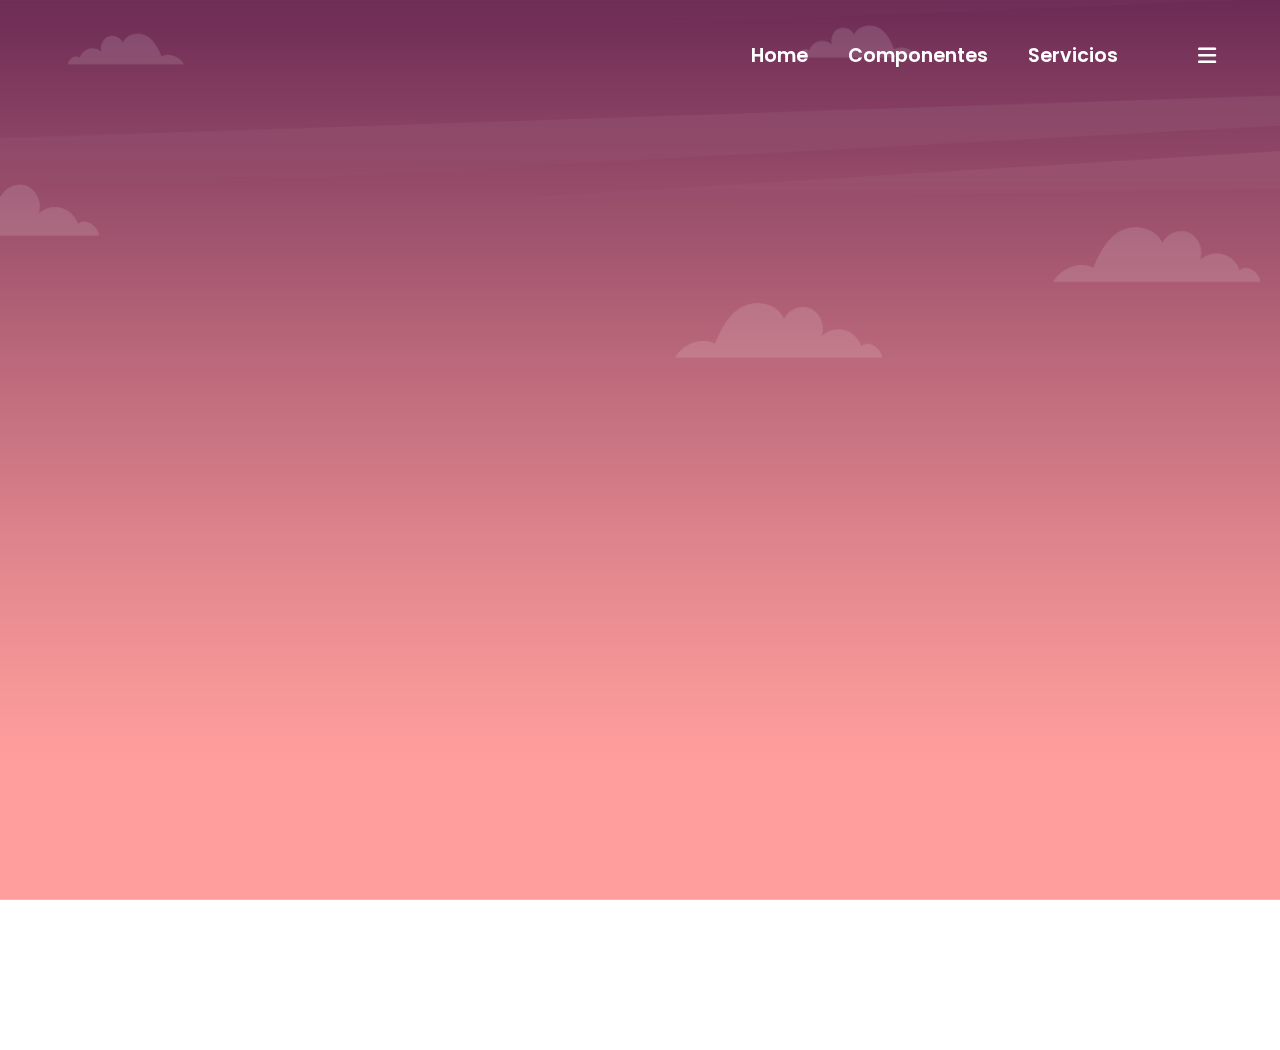
<file: index.html>
<!DOCTYPE html>
<html lang="en">

<head>
  <meta charset="UTF-8">
  <meta name="viewport" content="width=device-width, initial-scale=1.0">
  <link rel="stylesheet" href="style.css">
  <link rel="stylesheet" href="https://cdnjs.cloudflare.com/ajax/libs/font-awesome/6.4.0/css/all.min.css">
  <script src="https://cdn.jsdelivr.net/npm/gsap@3.12.5/dist/gsap.min.js"></script>
  <title>ComponetShop</title>
</head>

<body>
  <header>
    <div class="logo">

    </div>

    <nav>
      <ul class="menu">
        <li><a href="home.html">Home</a></li>
        <li><a href="componentes.html">Componentes</a></li>
        <li><a href="servicios.html">Servicios</a></li>

      </ul>
      <i class="fa-solid fa-bars" id="toggle"></i>
    </nav>
  </header>

  <section class="home">
    <div class="home-content">
      <h1>ComponetShop</h1>
      <p>Bienvenidos </p>

    </div>
    <div class="images">
      <div class="img-1"></div>
      <div class="img-2"></div>
      <div class="img-3"></div>
      <div class="img-4"></div>
      <div class="img-5"></div>
      <div class="img-6"></div>
      <div class="img-7"></div>
    </div>
  </section>
  <script>
    gsap.from('.img-3', 1.2, { opacity: 0, y: -150, delay: 0.5 })
    gsap.from('.img-4', 1.2, { opacity: 0, y: 150, delay: 2.5 })
    gsap.from('.img-2', 1.2, { opacity: 0, y: 150, delay: 3 })
    gsap.from('.img-5', 1.2, { opacity: 0, y: 150, delay: 2 })
    gsap.from('.img-6', 1.2, { opacity: 0, y: 150, delay: 1.5 })
    gsap.from('.img-7', 1.2, { opacity: 0, y: 150, delay: 1 })
    gsap.from('h1', 1.2, { opacity: 0, y: -80, delay: 3.5 })
    gsap.from('p', 1.2, { opacity: 0, y: -80, delay: 3.8 })
    gsap.from('button', 1.2, { opacity: 0, y: -80, delay: 4.1 })

    const menu = document.querySelector('.menu');
    const toggle = document.getElementById('toggle');

    toggle.onclick = function () {
      menu.classList.toggle('active');
    }
  </script>

</body>

</html>
</file>
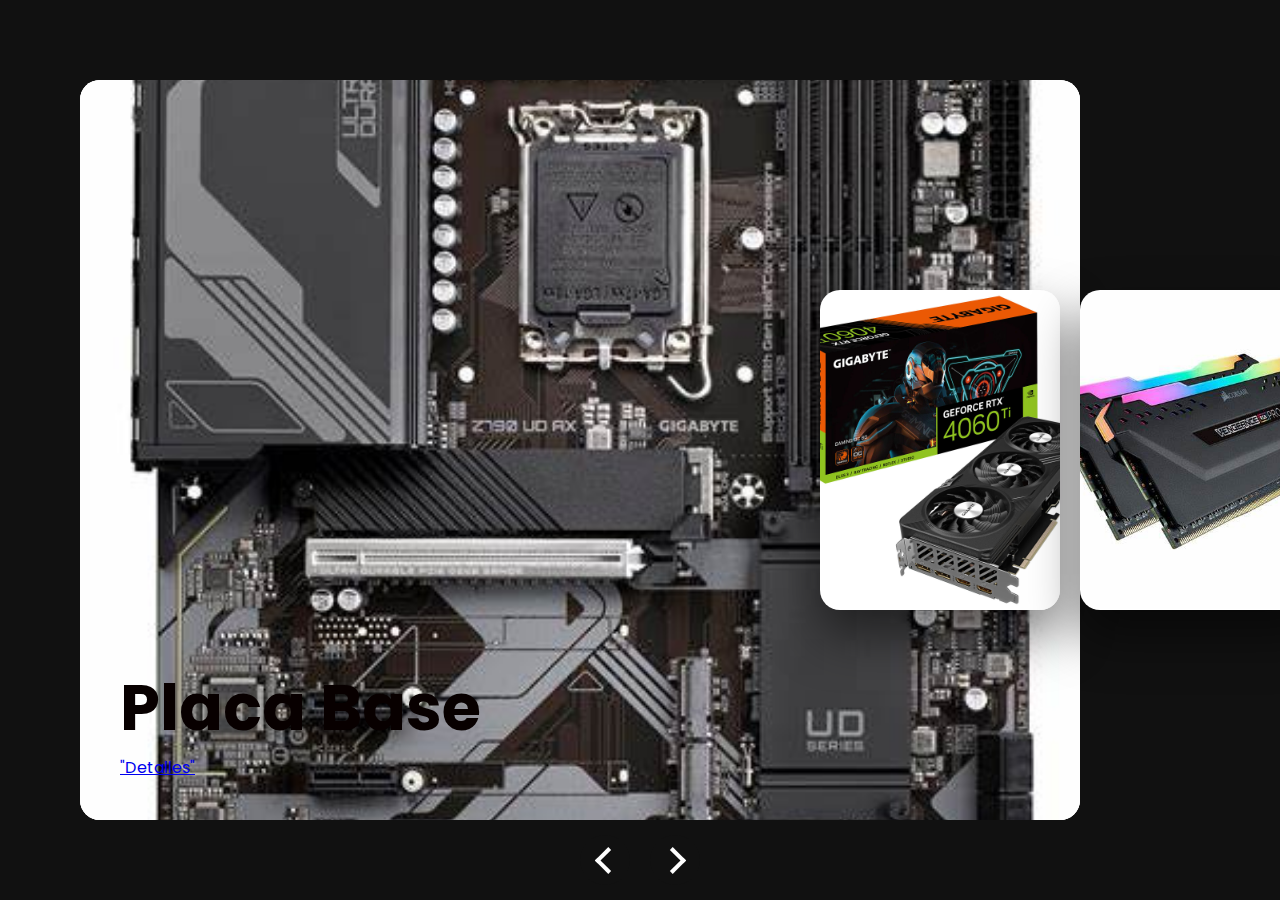
<file: componentes.html>
<!DOCTYPE html>
<html lang="en">

<head>
    <meta charset="UTF-8">
    <meta http-equiv="X-AU-Compatible" content="IE=edge">
    <meta name="viewport" content="width=device-width, initial-scale=1.0">

    <title>Componentes para un montaje de PC</title>
    <link rel="stylesheet" type="text/css" href="style_poemas.css">
</head>
<div class="container">
    <div class="slider">
        <div class="slides" style="--img: url('procesador.jpg')">
            <div class="content">

                <h2>Procesador </h2>
                <p><a href="procesador.html">"Detalles"</a>,

                </p>

            </div>
        </div>
        <div class="slides" style="--img: url('placam.jpg')">
            <div class="content">
                <h2>Placa Base</h2>
                <p> <a href="placam.html">"Detalles"</a>
                </p>
            </div>
        </div>

        <div class="slides" style="--img: url('tarjetag.jpg')">
            <div class="content">
                <h2>Tarjeta Grafica </h2>
                <p> <a href="tarjetag.html">"Detalles"</a>
            </div>
        </div>
        <div class="slides" style="--img: url('memoriaram.jpg')">
            <div class="content">
                <h2>Memoria RAM</h2>
                <p> <a href="memoriar.html">"Detalles"</a>
                </p>
            </div>
        </div>
        <div class="slides" style="--img: url('discod.jpg')">
            <div class="content">
                <h2>Disco Duro</h2>
                <p><a href="discod.html">"Detalles"</a>
                </p>
            </div>
        </div>
        <div class="slides" style="--img: url('fuentep.png')">
            <div class="content">
                <h2>Fuente de Alimentación</h2>
                <p> <a href="fuentea.html">"Detalles"</a>
            </div>
        </div>
        <div class="slides" style="--img: url('gabinete.jpg')">
            <div class="content">
                <h2>Caja</h2>
                <p><a href="gabinete.html">"Detalles"</a>

            </div>
        </div>



    </div>
    <div class="buttons">
        <span class="prev"></span>
        <span class="next"></span>
    </div>
</div>
<script>
    let next = document.querySelector('.next');
    let prev = document.querySelector('.prev');
    let slider = document.querySelector('.slider');

    next.addEventListener('click', function () {
        let slides = document.querySelectorAll('.slides');
        slider.appendChild(slides[0]);
    })
    prev.addEventListener('click', function () {
        let slides = document.querySelectorAll('.slides');
        slider.prepend(slides[slides.length - 1]);
    })
</script>

<body>

</body>

</html>
</file>
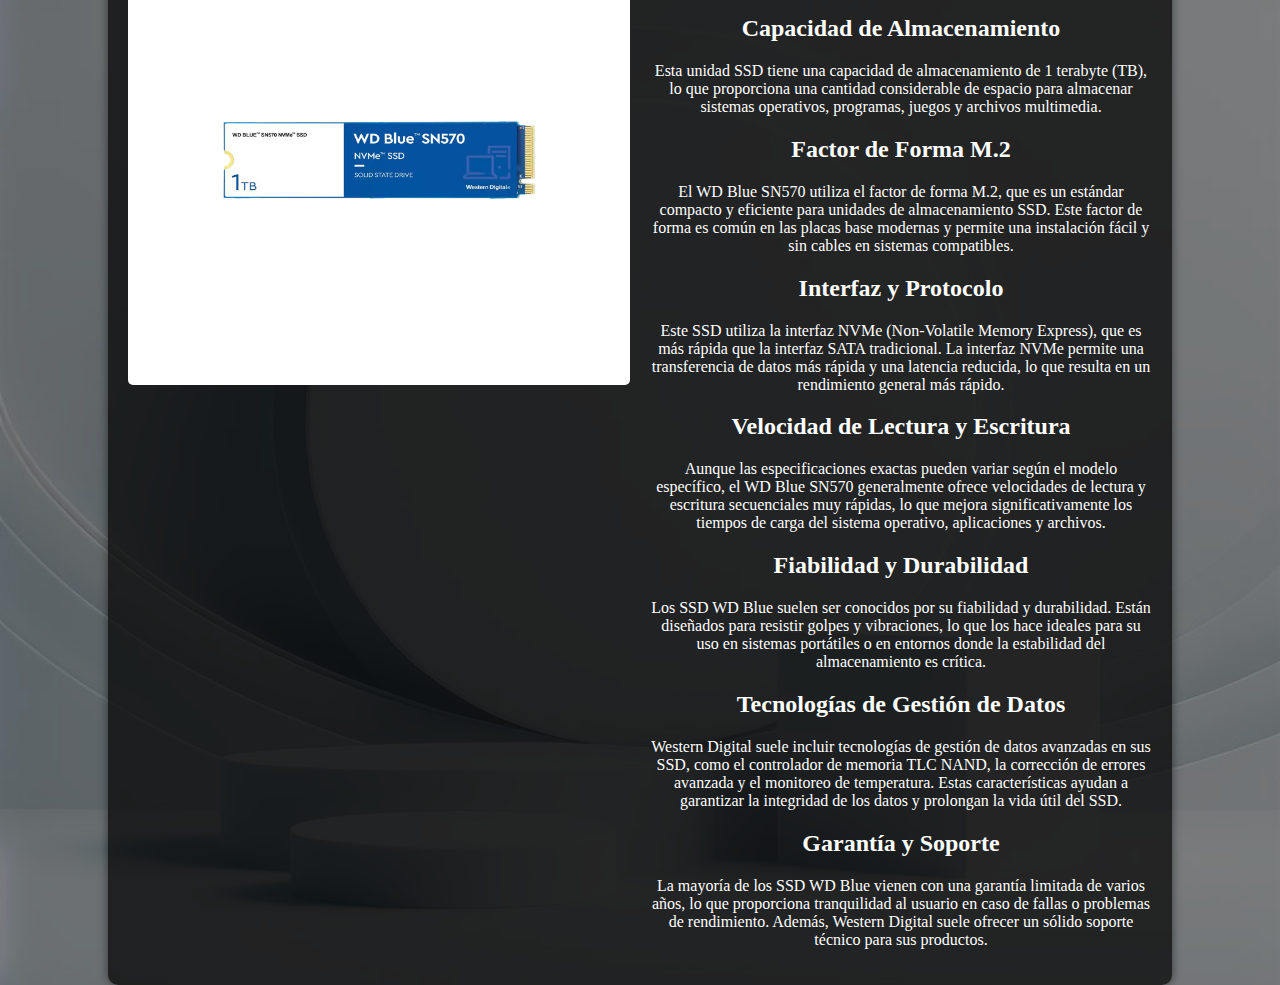
<file: discod.html>
<!DOCTYPE html>
<html lang="en">

<head>
    <meta charset="UTF-8">
    <meta name="viewport" content="width=device-width, initial-scale=1.0">
    <link rel="stylesheet" href="style_ern.css">
    <title>Disco Duro</title>
</head>

<body>
    <div class="wrap">
        <div class="content-box"> <!-- Nuevo contenedor agregado -->
            <img src="discod.jpg" alt="">
            <div class="wrap-texto">
                <h1>WD Blue SN570 1TB M.2 SSD</h1>
                <h2>Capacidad de Almacenamiento</h2>
                <p>Esta unidad SSD tiene una capacidad de almacenamiento de 1 terabyte (TB), lo que proporciona una
                    cantidad considerable de espacio para almacenar sistemas operativos, programas, juegos y archivos
                    multimedia.</p>

                <h2>Factor de Forma M.2</h2>
                <p>El WD Blue SN570 utiliza el factor de forma M.2, que es un estándar compacto y eficiente para
                    unidades de almacenamiento SSD. Este factor de forma es común en las placas base modernas y permite
                    una instalación fácil y sin cables en sistemas compatibles.</p>

                <h2>Interfaz y Protocolo</h2>
                <p>Este SSD utiliza la interfaz NVMe (Non-Volatile Memory Express), que es más rápida que la interfaz
                    SATA tradicional. La interfaz NVMe permite una transferencia de datos más rápida y una latencia
                    reducida, lo que resulta en un rendimiento general más rápido.</p>

                <h2>Velocidad de Lectura y Escritura</h2>
                <p>Aunque las especificaciones exactas pueden variar según el modelo específico, el WD Blue SN570
                    generalmente ofrece velocidades de lectura y escritura secuenciales muy rápidas, lo que mejora
                    significativamente los tiempos de carga del sistema operativo, aplicaciones y archivos.</p>

                <h2>Fiabilidad y Durabilidad</h2>
                <p>Los SSD WD Blue suelen ser conocidos por su fiabilidad y durabilidad. Están diseñados para resistir
                    golpes y vibraciones, lo que los hace ideales para su uso en sistemas portátiles o en entornos donde
                    la estabilidad del almacenamiento es crítica.</p>

                <h2>Tecnologías de Gestión de Datos</h2>
                <p>Western Digital suele incluir tecnologías de gestión de datos avanzadas en sus SSD, como el
                    controlador de memoria TLC NAND, la corrección de errores avanzada y el monitoreo de temperatura.
                    Estas características ayudan a garantizar la integridad de los datos y prolongan la vida útil del
                    SSD.</p>

                <h2>Garantía y Soporte</h2>
                <p>La mayoría de los SSD WD Blue vienen con una garantía limitada de varios años, lo que proporciona
                    tranquilidad al usuario en caso de fallas o problemas de rendimiento. Además, Western Digital suele
                    ofrecer un sólido soporte técnico para sus productos.</p>






            </div>
        </div>
    </div>
</body>
</file>
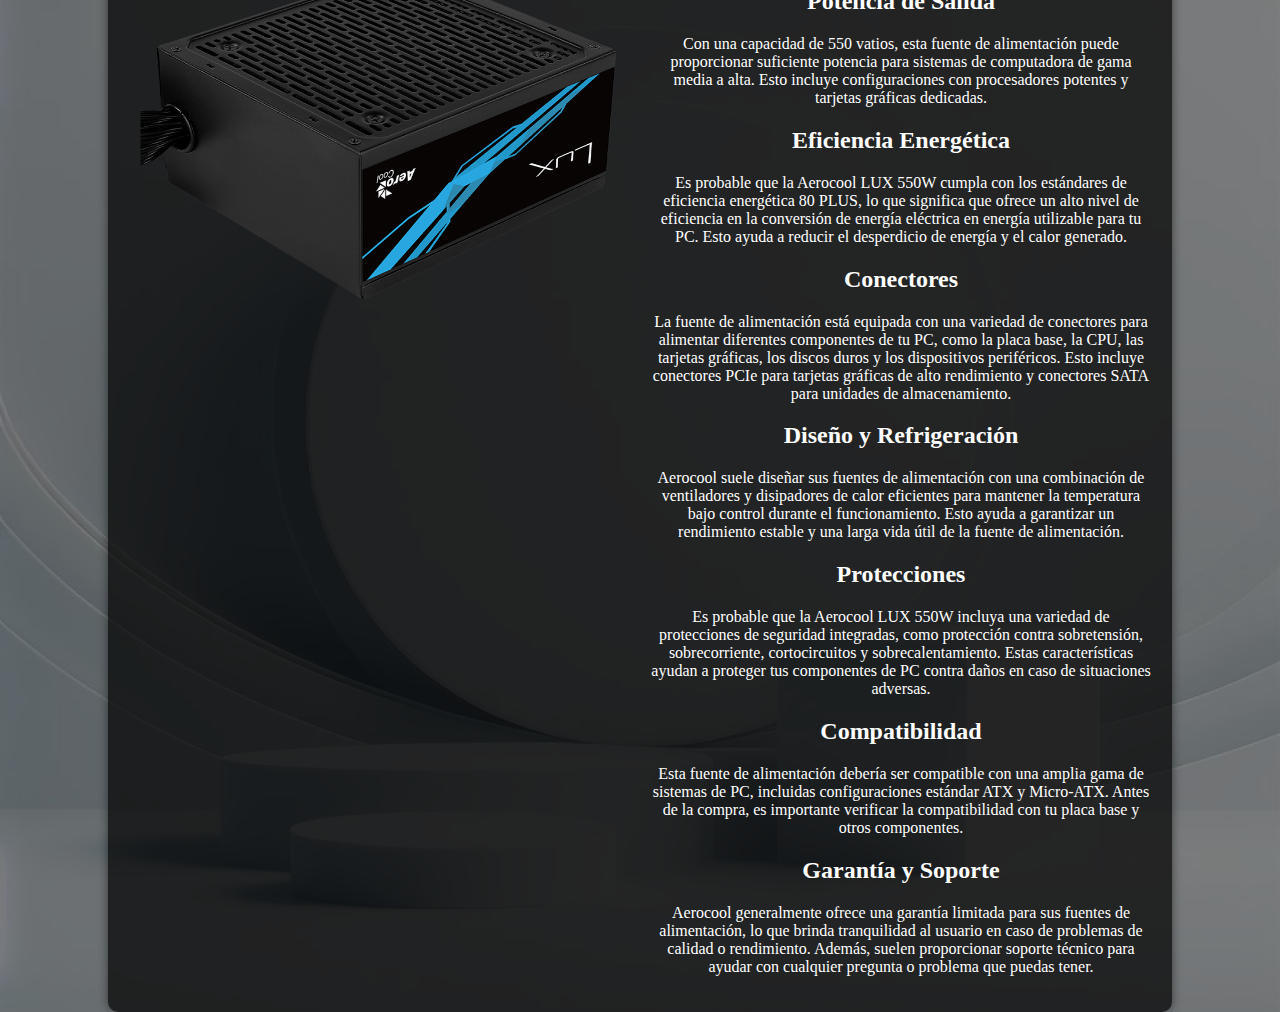
<file: fuentea.html>
<!DOCTYPE html>
<html lang="en">

<head>
    <meta charset="UTF-8">
    <meta name="viewport" content="width=device-width, initial-scale=1.0">
    <link rel="stylesheet" href="style_cesar.css">
    <title>Fuente de Alimentación</title>
</head>

<body>
    <div class="wrap">
        <div class="content-box"> <!-- Nuevo contenedor agregado -->
            <img src="fuentep.png" alt="">
            <div class="wrap-texto">
                <h1>Aerocool LUX 550W</h1>
                <h2>Potencia de Salida</h2>
                <p>Con una capacidad de 550 vatios, esta fuente de alimentación puede proporcionar suficiente potencia
                    para sistemas de computadora de gama media a alta. Esto incluye configuraciones con procesadores
                    potentes y tarjetas gráficas dedicadas.</p>
                <h2>Eficiencia Energética</h2>
                <p>Es probable que la Aerocool LUX 550W cumpla con los estándares de eficiencia energética 80 PLUS, lo
                    que significa que ofrece un alto nivel de eficiencia en la conversión de energía eléctrica en
                    energía utilizable para tu PC. Esto ayuda a reducir el desperdicio de energía y el calor generado.
                </p>
                <h2>Conectores</h2>
                <p>La fuente de alimentación está equipada con una variedad de conectores para alimentar diferentes
                    componentes de tu PC, como la placa base, la CPU, las tarjetas gráficas, los discos duros y los
                    dispositivos periféricos. Esto incluye conectores PCIe para tarjetas gráficas de alto rendimiento y
                    conectores SATA para unidades de almacenamiento.</p>
                <h2>Diseño y Refrigeración</h2>
                <p>Aerocool suele diseñar sus fuentes de alimentación con una combinación de ventiladores y disipadores
                    de calor eficientes para mantener la temperatura bajo control durante el funcionamiento. Esto ayuda
                    a garantizar un rendimiento estable y una larga vida útil de la fuente de alimentación.</p>
                <h2>Protecciones</h2>
                <p>Es probable que la Aerocool LUX 550W incluya una variedad de protecciones de seguridad integradas,
                    como protección contra sobretensión, sobrecorriente, cortocircuitos y sobrecalentamiento. Estas
                    características ayudan a proteger tus componentes de PC contra daños en caso de situaciones
                    adversas.</p>
                <h2>Compatibilidad</h2>
                <p>Esta fuente de alimentación debería ser compatible con una amplia gama de sistemas de PC, incluidas
                    configuraciones estándar ATX y Micro-ATX. Antes de la compra, es importante verificar la
                    compatibilidad con tu placa base y otros componentes.</p>
                <h2>Garantía y Soporte</h2>
                <p>Aerocool generalmente ofrece una garantía limitada para sus fuentes de alimentación, lo que brinda
                    tranquilidad al usuario en caso de problemas de calidad o rendimiento. Además, suelen proporcionar
                    soporte técnico para ayudar con cualquier pregunta o problema que puedas tener.</p>
            </div>
        </div>
    </div>
</body>
</file>
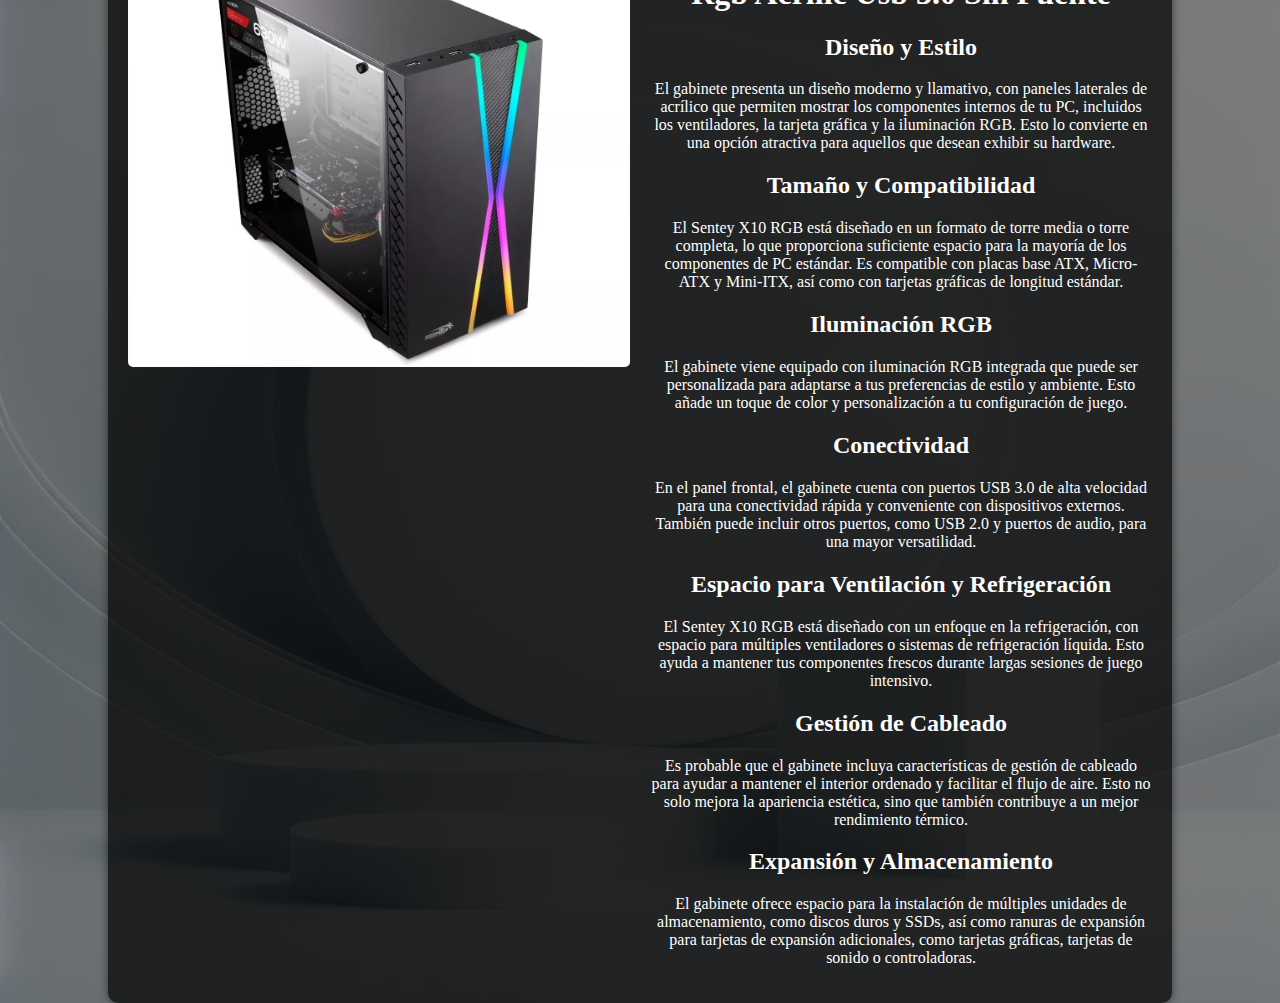
<file: gabinete.html>
<!DOCTYPE html>
<html lang="en">

<head>
    <meta charset="UTF-8">
    <meta name="viewport" content="width=device-width, initial-scale=1.0">
    <link rel="stylesheet" href="style_at.css">
    <title>Gabinete</title>
</head>

<body>
    <div class="wrap">
        <div class="content-box"> <!-- Nuevo contenedor agregado -->
            <img src="gabinete.jpg" alt="">
            <div class="wrap-texto">
                <h1>Gabinete Pc Gaming Sentey X10 Rgb Acrilic Usb 3.0 Sin Fuente</h1>
                <h2>Diseño y Estilo</h2>
                <p>El gabinete presenta un diseño moderno y llamativo, con paneles laterales de acrílico que permiten
                    mostrar los componentes internos de tu PC, incluidos los ventiladores, la tarjeta gráfica y la
                    iluminación RGB. Esto lo convierte en una opción atractiva para aquellos que desean exhibir su
                    hardware.</p>

                <h2>Tamaño y Compatibilidad</h2>
                <p>El Sentey X10 RGB está diseñado en un formato de torre media o torre completa, lo que proporciona
                    suficiente espacio para la mayoría de los componentes de PC estándar. Es compatible con placas base
                    ATX, Micro-ATX y Mini-ITX, así como con tarjetas gráficas de longitud estándar.</p>

                <h2>Iluminación RGB</h2>
                <p>El gabinete viene equipado con iluminación RGB integrada que puede ser personalizada para adaptarse a
                    tus preferencias de estilo y ambiente. Esto añade un toque de color y personalización a tu
                    configuración de juego.</p>

                <h2>Conectividad</h2>
                <p>En el panel frontal, el gabinete cuenta con puertos USB 3.0 de alta velocidad para una conectividad
                    rápida y conveniente con dispositivos externos. También puede incluir otros puertos, como USB 2.0 y
                    puertos de audio, para una mayor versatilidad.</p>

                <h2>Espacio para Ventilación y Refrigeración</h2>
                <p>El Sentey X10 RGB está diseñado con un enfoque en la refrigeración, con espacio para múltiples
                    ventiladores o sistemas de refrigeración líquida. Esto ayuda a mantener tus componentes frescos
                    durante largas sesiones de juego intensivo.</p>

                <h2>Gestión de Cableado</h2>
                <p>Es probable que el gabinete incluya características de gestión de cableado para ayudar a mantener el
                    interior ordenado y facilitar el flujo de aire. Esto no solo mejora la apariencia estética, sino que
                    también contribuye a un mejor rendimiento térmico.</p>

                <h2>Expansión y Almacenamiento</h2>
                <p> El gabinete ofrece espacio para la instalación de múltiples unidades de almacenamiento, como discos
                    duros y SSDs, así como ranuras de expansión para tarjetas de expansión adicionales, como tarjetas
                    gráficas, tarjetas de sonido o controladoras.</p>

            </div>
        </div>
    </div>
</body>

</html>
</file>
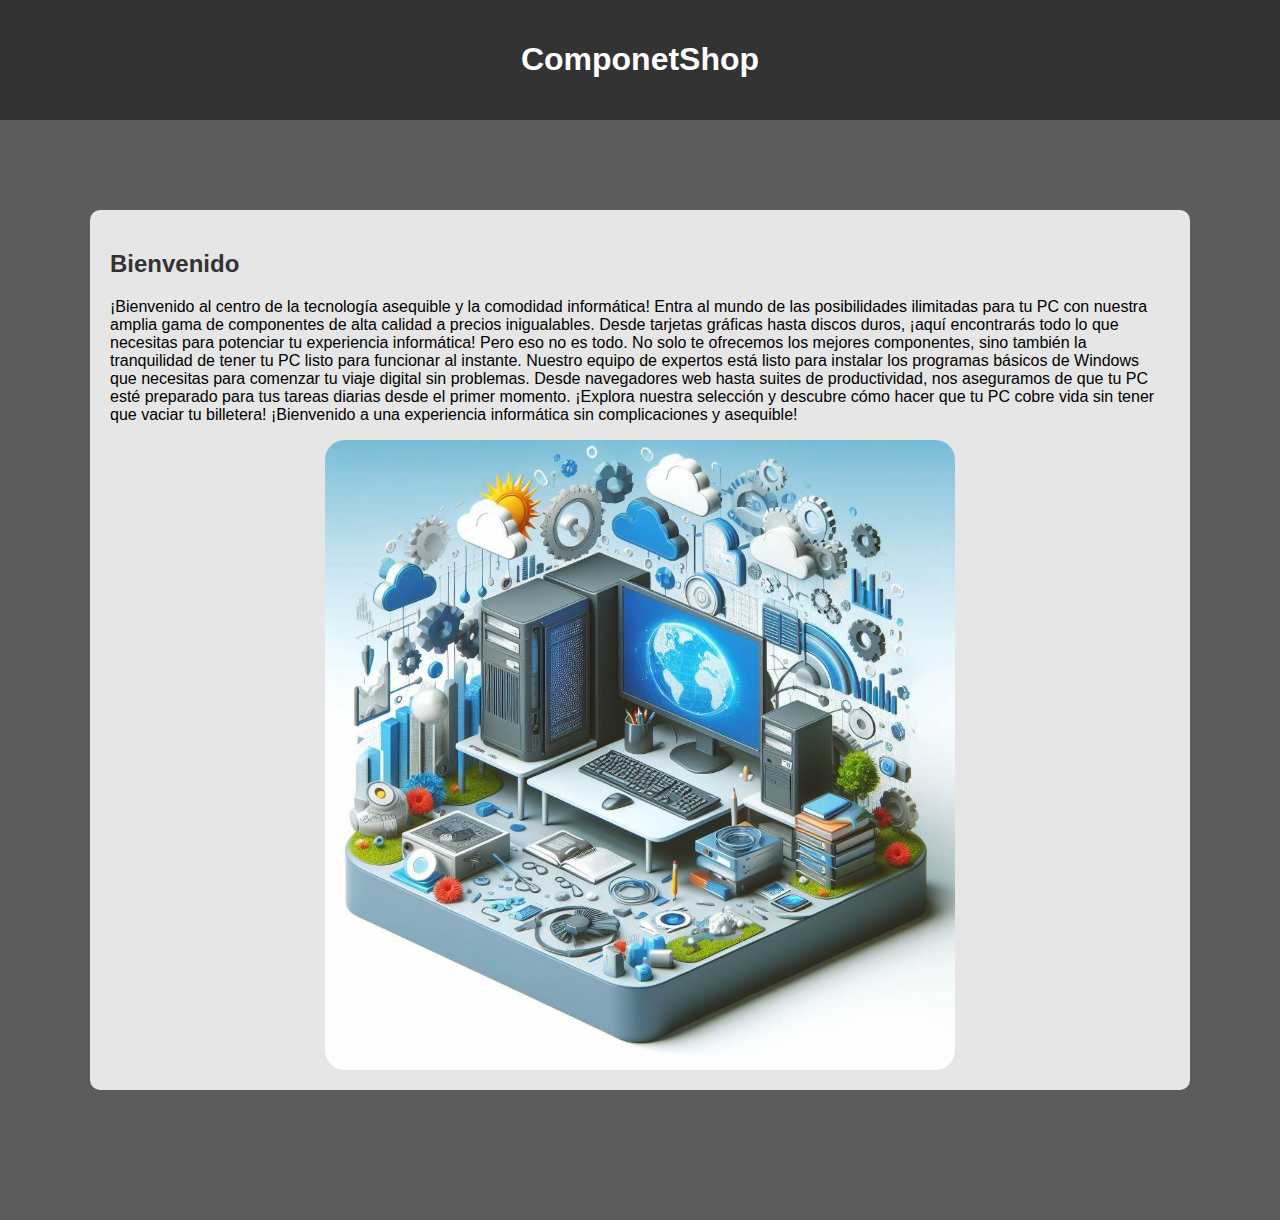
<file: home.html>
<!DOCTYPE html>
<html lang="es">

<head>
    <meta charset="UTF-8">
    <meta name="viewport" content="width=device-width, initial-scale=1.0">
    <title>Mi Página Web</title>
    <link rel="stylesheet" href="stylesh.css">
</head>

<body>
    <header>
        <h1>ComponetShop</h1>
    </header>



    <main>
        <section id="inicio">
            <h2>Bienvenido</h2>
            <p>¡Bienvenido al centro de la tecnología asequible y la comodidad informática! Entra al mundo de las
                posibilidades ilimitadas para tu PC con nuestra amplia gama de componentes de alta calidad a precios
                inigualables. Desde tarjetas gráficas hasta discos duros, ¡aquí encontrarás todo lo que necesitas para
                potenciar tu experiencia informática!

                Pero eso no es todo. No solo te ofrecemos los mejores componentes, sino también la tranquilidad de tener
                tu PC listo para funcionar al instante. Nuestro equipo de expertos está listo para instalar los
                programas básicos de Windows que necesitas para comenzar tu viaje digital sin problemas. Desde
                navegadores web hasta suites de productividad, nos aseguramos de que tu PC esté preparado para tus
                tareas diarias desde el primer momento.

                ¡Explora nuestra selección y descubre cómo hacer que tu PC cobre vida sin tener que vaciar tu billetera!
                ¡Bienvenido a una experiencia informática sin complicaciones y asequible!</p>

            <img src="informa.jpg" alt=""
                style="display: block; margin: 0 auto; border-radius: 20px; width: 70pvh; height: 70vh;">
        </section>




    </main>


</body>

</html>
</file>
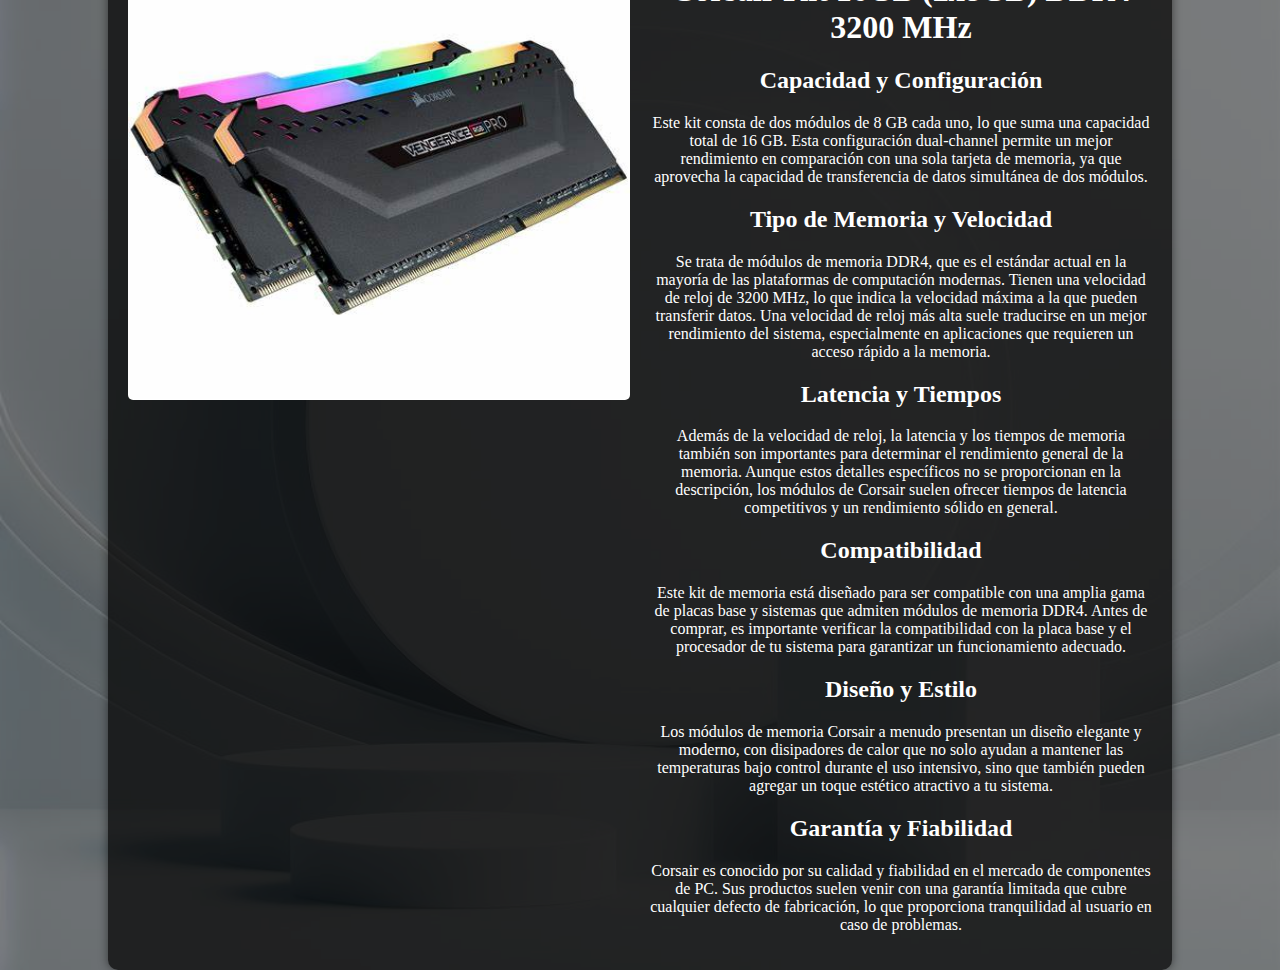
<file: memoriar.html>
<!DOCTYPE html>
<html lang="en">

<head>
    <meta charset="UTF-8">
    <meta name="viewport" content="width=device-width, initial-scale=1.0">
    <link rel="stylesheet" href="style_jul.css">
    <title>"Memoria RAM"</title>
</head>

<body>
    <div class="wrap">
        <div class="content-box"> <!-- Nuevo contenedor agregado -->
            <img src="memoriaram.jpg" alt="">
            <div class="wrap-texto">
                <h1>Corsair Kit 16GB (2x8GB) DDR4 3200 MHz</h1>
                <h2></h2>
                <p></p>

                <h2>Capacidad y Configuración</h2>
                <p>Este kit consta de dos módulos de 8 GB cada uno, lo que suma una capacidad total de 16 GB. Esta
                    configuración dual-channel permite un mejor rendimiento en comparación con una sola tarjeta de
                    memoria, ya que aprovecha la capacidad de transferencia de datos simultánea de dos módulos.</p>
                <h2>Tipo de Memoria y Velocidad</h2>
                <p>Se trata de módulos de memoria DDR4, que es el estándar actual en la mayoría de las plataformas de
                    computación modernas. Tienen una velocidad de reloj de 3200 MHz, lo que indica la velocidad máxima a
                    la que pueden transferir datos. Una velocidad de reloj más alta suele traducirse en un mejor
                    rendimiento del sistema, especialmente en aplicaciones que requieren un acceso rápido a la memoria.
                </p>
                <h2>Latencia y Tiempos</h2>
                <p>Además de la velocidad de reloj, la latencia y los tiempos de memoria también son importantes para
                    determinar el rendimiento general de la memoria. Aunque estos detalles específicos no se
                    proporcionan en la descripción, los módulos de Corsair suelen ofrecer tiempos de latencia
                    competitivos y un rendimiento sólido en general.</p>
                <h2>Compatibilidad</h2>
                <p>Este kit de memoria está diseñado para ser compatible con una amplia gama de placas base y sistemas
                    que admiten módulos de memoria DDR4. Antes de comprar, es importante verificar la compatibilidad con
                    la placa base y el procesador de tu sistema para garantizar un funcionamiento adecuado.</p>
                <h2>Diseño y Estilo</h2>
                <p>Los módulos de memoria Corsair a menudo presentan un diseño elegante y moderno, con disipadores de
                    calor que no solo ayudan a mantener las temperaturas bajo control durante el uso intensivo, sino que
                    también pueden agregar un toque estético atractivo a tu sistema.</p>
                <h2>Garantía y Fiabilidad</h2>
                <p>Corsair es conocido por su calidad y fiabilidad en el mercado de componentes de PC. Sus productos
                    suelen venir con una garantía limitada que cubre cualquier defecto de fabricación, lo que
                    proporciona tranquilidad al usuario en caso de problemas.</p>






            </div>
        </div>
    </div>
</body>

</html>
</file>
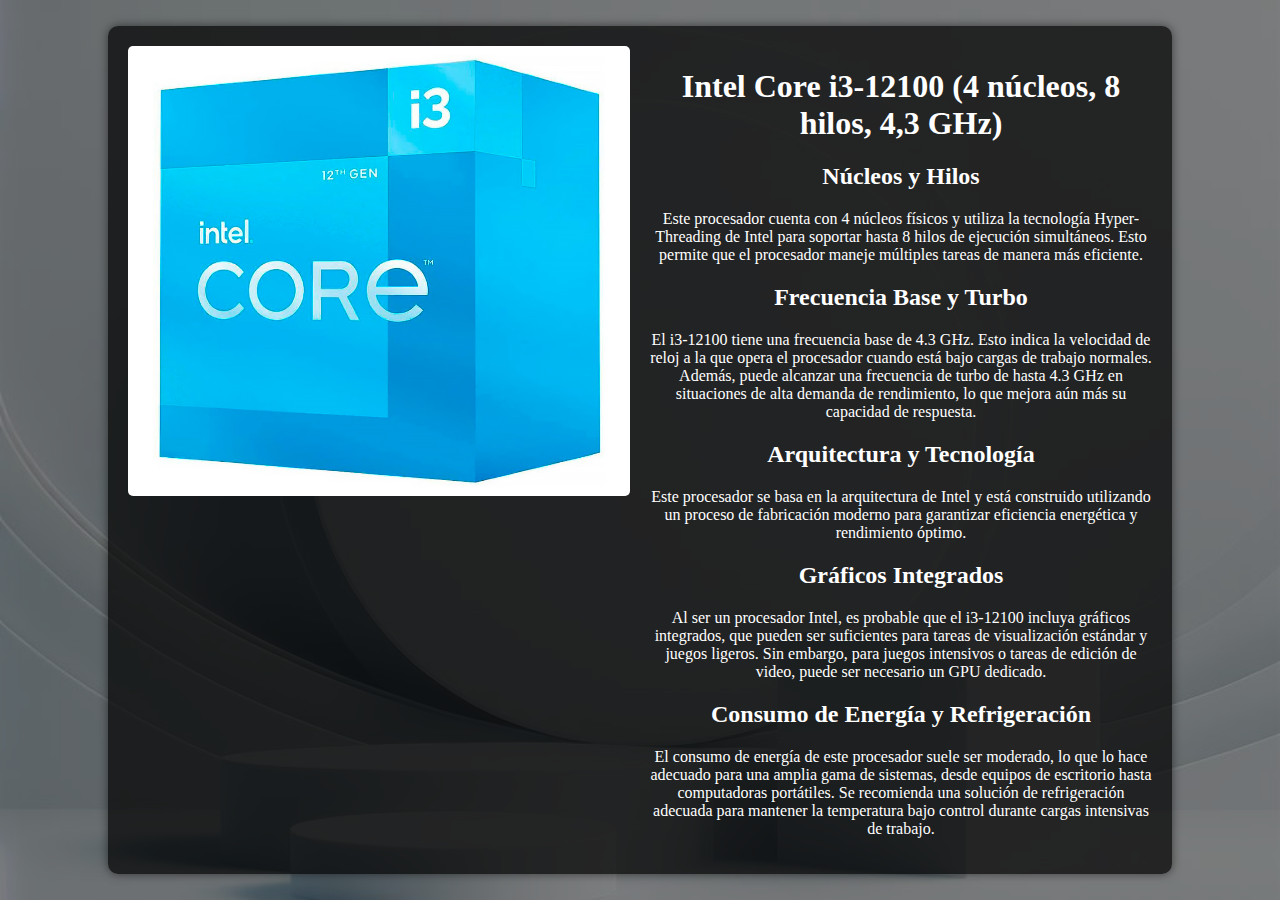
<file: procesador.html>
<!DOCTYPE html>
<html lang="en">

<head>
    <meta charset="UTF-8">
    <meta name="viewport" content="width=device-width, initial-scale=1.0">
    <link rel="stylesheet" href="style_mas.css">
    <title>Procesador</title>
</head>

<body>
    <div class="wrap">
        <div class="content-box"> <!-- Nuevo contenedor agregado -->
            <img src="procesador.jpg" alt="">
            <div class="wrap-texto">
                <h1>Intel Core i3-12100 (4 núcleos, 8 hilos, 4,3 GHz)</h1>
                <h2>Núcleos y Hilos</h2>
                <p>
                    Este procesador cuenta con 4 núcleos físicos y utiliza la tecnología Hyper-Threading de Intel para
                    soportar hasta 8 hilos de ejecución simultáneos. Esto permite que el procesador maneje múltiples
                    tareas de manera más eficiente.
                </p>
                <h2>Frecuencia Base y Turbo</h2>
                <p>
                    El i3-12100 tiene una frecuencia base de 4.3 GHz. Esto indica la velocidad de reloj a la que opera
                    el procesador cuando está bajo cargas de trabajo normales. Además, puede alcanzar una frecuencia de
                    turbo de hasta 4.3 GHz en situaciones de alta demanda de rendimiento, lo que mejora aún más su
                    capacidad de respuesta.
                </p>
                <h2>Arquitectura y Tecnología</h2>
                <p>
                    Este procesador se basa en la arquitectura de Intel y está construido utilizando un proceso de
                    fabricación moderno para garantizar eficiencia energética y rendimiento óptimo.
                </p>
                <h2>Gráficos Integrados</h2>
                <p>
                    Al ser un procesador Intel, es probable que el i3-12100 incluya gráficos integrados, que pueden ser
                    suficientes para tareas de visualización estándar y juegos ligeros. Sin embargo, para juegos
                    intensivos o tareas de edición de video, puede ser necesario un GPU dedicado.
                </p>
                <h2>Consumo de Energía y Refrigeración</h2>
                <p>
                    El consumo de energía de este procesador suele ser moderado, lo que lo hace adecuado para una amplia
                    gama de sistemas, desde equipos de escritorio hasta computadoras portátiles. Se recomienda una
                    solución de refrigeración adecuada para mantener la temperatura bajo control durante cargas
                    intensivas de trabajo.
                </p>

            </div>
        </div>
    </div>
</body>

</html>
</file>
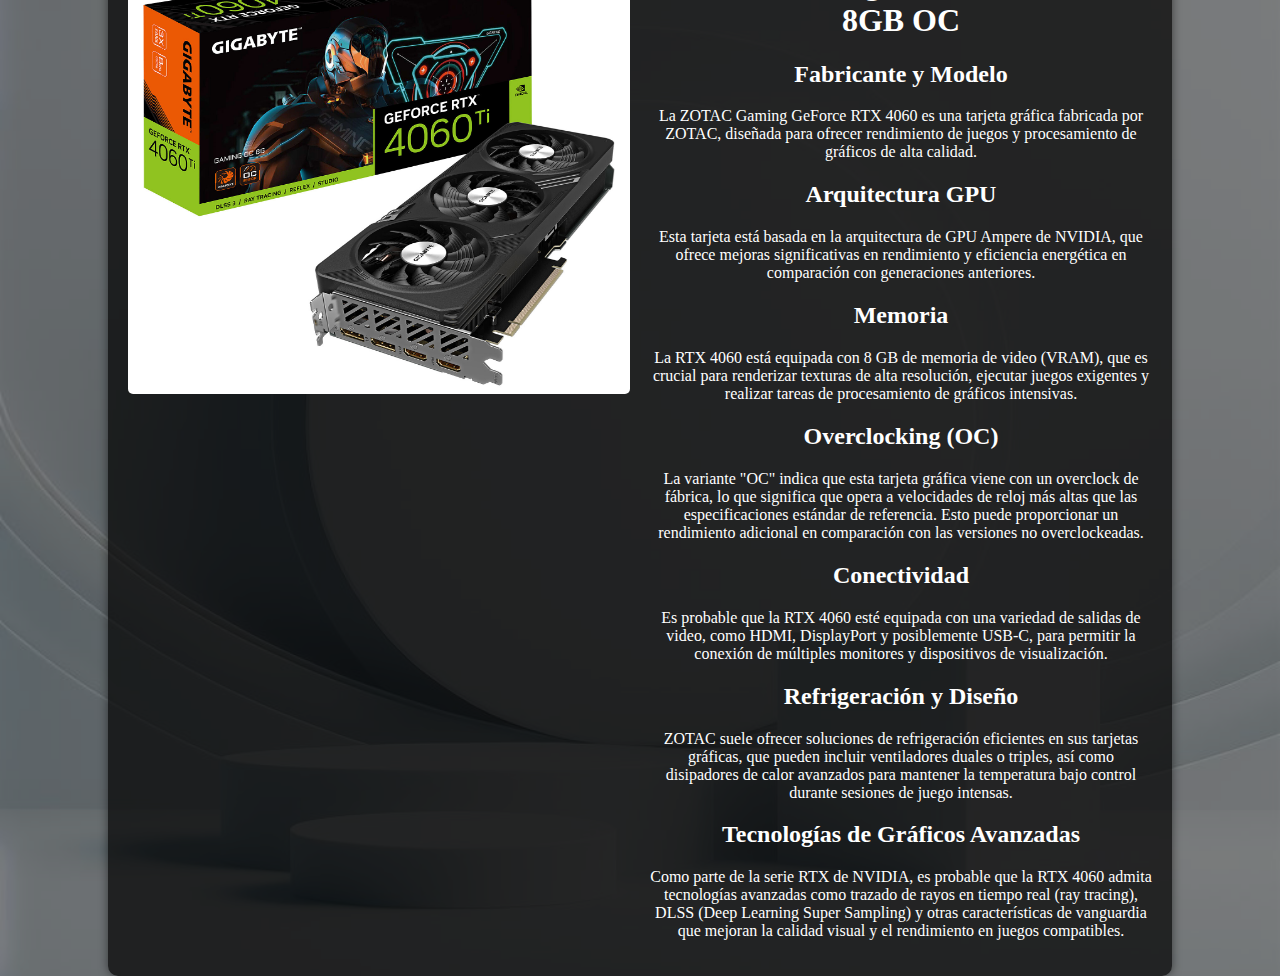
<file: tarjetag.html>
<!DOCTYPE html>
<html lang="en">

<head>
    <meta charset="UTF-8">
    <meta name="viewport" content="width=device-width, initial-scale=1.0">
    <link rel="stylesheet" href="style_nic.css">
    <title>Tarjeta Grafica</title>
</head>

<body>
    <div class="wrap">
        <div class="content-box"> <!-- Nuevo contenedor agregado -->
            <img src="tarjetag.jpg" alt="">
            <div class="wrap-texto">
                <h1>ZOTAC Gaming GeForce RTX 4060 8GB OC</h1>
                <h2>Fabricante y Modelo</h2>
                <p>La ZOTAC Gaming GeForce RTX 4060 es una tarjeta gráfica fabricada por ZOTAC, diseñada para ofrecer
                    rendimiento de juegos y procesamiento de gráficos de alta calidad.</p>
                <h2>Arquitectura GPU</h2>
                <p>Esta tarjeta está basada en la arquitectura de GPU Ampere de NVIDIA, que ofrece mejoras
                    significativas en rendimiento y eficiencia energética en comparación con generaciones anteriores.
                </p>
                <h2>Memoria</h2>
                <p>La RTX 4060 está equipada con 8 GB de memoria de video (VRAM), que es crucial para renderizar
                    texturas de alta resolución, ejecutar juegos exigentes y realizar tareas de procesamiento de
                    gráficos intensivas.</p>
                <h2>Overclocking (OC)</h2>
                <p>La variante "OC" indica que esta tarjeta gráfica viene con un overclock de fábrica, lo que significa
                    que opera a velocidades de reloj más altas que las especificaciones estándar de referencia. Esto
                    puede proporcionar un rendimiento adicional en comparación con las versiones no overclockeadas.</p>
                <h2>Conectividad</h2>
                <p>Es probable que la RTX 4060 esté equipada con una variedad de salidas de video, como HDMI,
                    DisplayPort y posiblemente USB-C, para permitir la conexión de múltiples monitores y dispositivos de
                    visualización.</p>
                <h2>Refrigeración y Diseño</h2>
                <p>ZOTAC suele ofrecer soluciones de refrigeración eficientes en sus tarjetas gráficas, que pueden
                    incluir ventiladores duales o triples, así como disipadores de calor avanzados para mantener la
                    temperatura bajo control durante sesiones de juego intensas.</p>
                <h2>Tecnologías de Gráficos Avanzadas</h2>
                <p>Como parte de la serie RTX de NVIDIA, es probable que la RTX 4060 admita tecnologías avanzadas como
                    trazado de rayos en tiempo real (ray tracing), DLSS (Deep Learning Super Sampling) y otras
                    características de vanguardia que mejoran la calidad visual y el rendimiento en juegos compatibles.
                </p>








            </div>
        </div>
    </div>
</body>

</html>
</file>
<file: style.css>
@import url('https://fonts.googleapis.com/css2?family=Poppins:ital,wght@0,100;0,200;0,300;0,400;0,500;0,600;0,700;0,800;0,900;1,100;1,200;1,300;1,400;1,500;1,600;1,700;1,800;1,900&display=swap');

* {
    margin: 0;
    padding: 0;
    box-sizing: border-box;
    list-style: none;
    text-decoration: none;
    font-family: "Poppins", sans-serif;
}

body {
    min-height: 100vh;
    min-width: 400px;
    overflow: hidden;
    /*background-color: #fe6c6d;*/
}

body::-webkit-scrollbar {
    width: 5px;
    background: #fff;
}

body::-webkit-scrollbar-thumb {
    background: #1f0d37;
}



header {
    display: flex;
    align-items: center;
    justify-content: flex-end;
    width: 100%;
    height: 110px;
    padding: 0 5%;
    color: #fff;
    font-size: 18px;
}

header .logo {
    color: #fff;
    font-size: 2.5rem;
    text-transform: uppercase;
    font-weight: 700;
    margin-right: auto;
}

header nav {
    display: flex;
    align-items: center;
}

header nav .menu {
    display: flex;
    align-items: center;
}

header nav .menu li a {
    position: relative;
    color: #fff;
    font-size: 1.2rem;
    font-weight: 600;
    margin-left: 40px;
    border-radius: 0.4rem;
    transition: color 0.4s ease;
}

header nav .menu li a:hover {
    color: #fe6c6d;
}

header nav #toggle {
    font-size: 1.3rem;
    margin-left: 80px;
    cursor: pointer;
}

.home {
    padding: 0.5%;
    text-align: center;
    color: #fff;
    display: flex;
    justify-content: center;
}

.home h1 {
    margin-top: 50px;
    text-transform: uppercase;
    font-size: 6.25rem;
    font-weight: 600;
}

.home p {
    font-size: 2.85rem;
    width: 600px;
    font-weight: 300;
    margin: -5px auto 25px;
    text-align: center;
}


.home button {
    background: #1f0d37;
    padding: 0.3rem 1.5rem;
    outline: none;
    border: 2px solid transparent;
    border-radius: 6px;
    color: #fff;
    font-size: 1rem;
    font-weight: 500;
    cursor: pointer;
    transition: background 0.3s ease, border-color 0.3s ease, color 0.3s ease;
}

.home button:hover {
    background: transparent;
    border-color: #1f0d37;
    color: #1f0d37;

}

.home .images .img-1,
.home .images .img-2,
.home .images .img-3,
.home .images .img-4,
.home .images .img-5,
.home .images .img-6,
.home .images .img-7 {
    width: 100%;
    height: 100vh;
    position: absolute;
    bottom: 0;
    left: 0;
    z-index: -10;
}

.home .images .img-1 {
    background: url(img_1.png);
    background-position: center;
    background-size: cover;

}

.home .images .img-2 {
    background: url(img_2.png);
    background-position: center;
    background-size: cover;

}

.home .images .img-3 {
    background: url(img_3.PNG);
    background-position: center;
    background-size: cover;

}

.home .images .img-4 {
    background: url(img_4.png);
    background-position: center;
    background-size: cover;

}

.home .images .img-5 {
    background: url(img_5.png);
    background-position: center;
    background-size: cover;

}

.home .images .img-6 {
    background: url(img_6.png);
    background-position: center;
    background-size: cover;

}

.home .images .img-7 {
    background: url(img_7.png);
    background-position: center;
    background-size: cover;

}

@media (max-width:800px) {
    .home {
        min-width: 390px;
    }

    .home h1 {
        font-size: 1.65rem;
        font-weight: 700;
    }

    .home p {
        font-size: 0.6rem;
        width: 320px;
        font-weight: 300;
        margin: 0 auto 20px;
    }

    .home button {
        padding: 0.25rem 1.10rem;
        font-size: 0.75rem;
    }

    header nav .menu {
        flex-direction: column;
        row-gap: 2rem;
        position: absolute;
        left: -100%;
        top: 110px;
        width: 100%;
        padding-top: 90px;
        background: #1f0d37;
        height: calc(100vh - 110px);
        z-index: 10;
        transition: left 0.4s ease;
    }

    header nav .menu.active {
        left: 0;
    }

    header nav .menu li a {
        margin-left: unset;
        font-size: 2rem;
        font-weight: 700;
        text-transform: uppercase;
        color: #fff;
        width: 250px;
        height: 60px;
        line-height: 60px;
        display: block;
        text-align: center;
        border-radius: 5px;
        transition: 0.25s ease;

    }

    header nav .menu li a:hover {
        background: #fff;
        color: #1f0d37;

    }

}
</file>
<file: style_poemas.css>
@import url('https://fonts.googleapis.com/css2?family=Poppins:ital,wght@0,100;0,200;0,300;0,400;0,500;0,600;0,700;0,800;0,900;1,100;1,200;1,300;1,400;1,500;1,600;1,700;1,800;1,900&display=swap');

* {
    margin: 0;
    padding: 0;
    box-sizing: border-box;
    font-family: 'Poppins', sans-serif;
}

.container {
    position: absolute;
    width: 100vw;
    height: 100vh;
    overflow: hidden;
    display: flex;
    justify-content: center;
    align-items: center;
    background: #111;
}

.slider {
    position: absolute;
    inset: 80px 200px 80px 80px;
    background: #ccc;
    border-radius: 20px;
}

.slider .slides {
    position: absolute;
    top: 50%;
    transform: translateY(-50%);
    width: 240px;
    height: 320px;
    background: var(--img);
    background-size: cover;
    background-position: center;
    transition: 0.5s;
    border-radius: 20px;
    box-shadow: 0 25px 50px rgba(0, 0, 0, 0.5);
    display: flex;
    justify-content: flex-start;
    align-items: flex-end;
}

.slider .slides:nth-child(1),
.slider .slides:nth-child(2) {
    position: absolute;
    top: 0;
    left: 0;
    width: 100%;
    height: 100%;
    transform: translateY(0);
    box-shadow: 0 25px 50px rgba(0, 0, 0, 0);
    background-size: cover;
}

.slider .slides:nth-child(3) {
    left: calc(50% + 240px);
    background-size: cover;

}

.slider .slides:nth-child(4) {
    left: calc(50% + 500px);
    background-size: cover;

}

.slider .slides:nth-child(5) {
    left: calc(50% + 760px);
    background-size: cover;
}

.slider .slides:nth-child(6) {
    left: calc(50% + 1020px);
    background-size: cover;
    opacity: 0;
}

.slider .slides:nth-child(7) {
    left: calc(50% + 1240px);
    background-size: cover;
    opacity: 0;
}

.slider .slides:nth-child(8) {
    left: calc(50% + 1500px);
    background-size: cover;
    opacity: 0;
}

.slider .slides:nth-child(9) {
    left: calc(50% + 1760px);
    background-size: cover;
    opacity: 0;
}

.slider .slides:nth-child(10) {
    left: calc(50% + 1020px);
    background-size: cover;
    opacity: 0;
}


.buttons {
    position: absolute;
    bottom: 15px;
    display: flex;
    gap: 20px;
}

.buttons span {
    position: relative;
    width: 50px;
    height: 50px;
    background: #111;
    cursor: pointer;
    display: flex;
    justify-content: center;
    align-items: center;
    border-radius: 50%;
}

.buttons span::before {
    content: '';
    position: absolute;
    width: 15px;
    height: 15px;
    border-top: 4px solid #fff;
    border-left: 4px solid #fff;
    transform: rotate(315deg) translate(2px, 2px);
}

.buttons span:nth-child(2)::before {
    transform: rotate(135deg) translate(2px, 2px);
}

.buttons span:active {
    opacity: 0.5;
}

.content {
    position: relative;
    padding: 40px;
    max-width: 600px;
    transition: 0.25s;
    transition-delay: 0s;
    transform: translateY(40px);
    z-index: 10000;
    opacity: 0;
}

.content h2 {
    font-size: 4em;
    color: #080000;
}

.content p {
    color: #fff;
}

.slider .slides:nth-child(1) .content,
.slider .slides:nth-child(2) .content {
    opacity: 1;
    transform: translateY(0px);
    transition-delay: 0.5s;

}

/*Cuadrar la pagina para telefonos*/
@media (max-width: 900px) {
    .slider {
        position: absolute;
        inset: 40px 40px 200px 40px;
    }

    .slider .slides {
        width: 100px;
        height: 100px;
        top: initial;
        bottom: -170px;
        box-shadow: 0 10px 20px rgba(0, 0, 0, 0.25);
    }

    .slider .slides:nth-child(1),
    .slider .slides:nth-child(2) {
        top: initial;
        bottom: 0px;

    }

    .slider .slides:nth-child(3) {
        left: 0;

    }

    .slider .slides:nth-child(4) {
        left: 120px;

    }

    .slider .slides:nth-child(5) {
        left: 240px;

    }

    .slider .slides:nth-child(6) {
        left: 360px;

    }

    .slider .slides:nth-child(7) {
        left: 360px;

    }

    .slider .slides:nth-child(8) {
        left: 360px;

    }

    .slider .slides:nth-child(9) {
        left: 360px;

    }

    .slider .slides:nth-child(10) {
        left: 360px;

    }
}
</file>
<file: style_ern.css>
body {
    margin: 0;
    padding: 0;
    width: 100vw;
    height: 100vh;
    display: flex;
    align-items: center;
    justify-content: center;
    background: linear-gradient(to right, rgba(0, 0, 0, 0.5), rgba(0, 0, 0, 0.5)), url(fondom.jpg);
    background-size: cover;
    background-position: center;
}

.wrap-texto {
    color: #fff;
    text-align: center;
    width: 00%;
}

.content-box {
    background-color: rgba(0, 0, 0, 0.7);
    /* Cambiar según sea necesario */
    padding: 20px;
    /* Cambiar según sea necesario */
    border-radius: 10px;
    /* Cambiar según sea necesario */
    box-shadow: 0 0 10px rgba(0, 0, 0, 0.5);
    /* Cambiar según sea necesario */
    max-width: 80%;
    /* Ancho máximo de la caja */
    margin: 0 auto;
    /* Centrar la caja horizontalmente */
    display: flex;
    /* Usar el modelo de caja flexible */
}

.content-box img {
    flex: 1;
    max-width: 50%;
    max-height: 50vh;
    /* La imagen ocupa el 50% de la caja */
    margin-right: 20px;
    /* Espacio entre la imagen y el texto */
    border-radius: 5px;
    /* Borde redondeado para la imagen */
}

.wrap-texto {
    flex: 1;
    /* El texto ocupa el 50% de la caja */
    color: #fff;
    text-align: center;

}
</file>
<file: style_cesar.css>
body {
    margin: 0;
    padding: 0;
    width: 100vw;
    height: 100vh;
    display: flex;
    align-items: center;
    justify-content: center;
    background: linear-gradient(to right, rgba(0, 0, 0, 0.5), rgba(0, 0, 0, 0.5)), url(fondom.jpg);
    background-size: cover;
    background-position: center;
}

.wrap-texto {
    color: #fff;
    text-align: center;
    width: 00%;
}

.content-box {
    background-color: rgba(0, 0, 0, 0.7);
    /* Cambiar según sea necesario */
    padding: 20px;
    /* Cambiar según sea necesario */
    border-radius: 10px;
    /* Cambiar según sea necesario */
    box-shadow: 0 0 10px rgba(0, 0, 0, 0.5);
    /* Cambiar según sea necesario */
    max-width: 80%;
    /* Ancho máximo de la caja */
    margin: 0 auto;
    /* Centrar la caja horizontalmente */
    display: flex;
    /* Usar el modelo de caja flexible */
}

.content-box img {
    flex: 1;
    max-width: 50%;
    max-height: 50vh;
    /* La imagen ocupa el 50% de la caja */
    margin-right: 20px;
    /* Espacio entre la imagen y el texto */
    border-radius: 5px;
    /* Borde redondeado para la imagen */
}

.wrap-texto {
    flex: 1;
    /* El texto ocupa el 50% de la caja */
    color: #fff;
    text-align: center;

}
</file>
<file: style_at.css>
body {
    margin: 0;
    padding: 0;
    width: 100vw;
    height: 100vh;
    display: flex;
    align-items: center;
    justify-content: center;
    background: linear-gradient(to right, rgba(0, 0, 0, 0.5), rgba(0, 0, 0, 0.5)), url(fondom.jpg);
    background-size: cover;
    background-position: center;
}

.wrap-texto {
    color: #fff;
    text-align: center;
    width: 00%;
}

.content-box {
    background-color: rgba(0, 0, 0, 0.7);
    /* Cambiar según sea necesario */
    padding: 20px;
    /* Cambiar según sea necesario */
    border-radius: 10px;
    /* Cambiar según sea necesario */
    box-shadow: 0 0 10px rgba(0, 0, 0, 0.5);
    /* Cambiar según sea necesario */
    max-width: 80%;
    /* Ancho máximo de la caja */
    margin: 0 auto;
    /* Centrar la caja horizontalmente */
    display: flex;
    /* Usar el modelo de caja flexible */
}

.content-box img {
    flex: 1;
    max-width: 50%;
    max-height: 50vh;
    /* La imagen ocupa el 50% de la caja */
    margin-right: 20px;
    /* Espacio entre la imagen y el texto */
    border-radius: 5px;
    /* Borde redondeado para la imagen */
}

.wrap-texto {
    flex: 1;
    /* El texto ocupa el 50% de la caja */
    color: #fff;
    text-align: center;
}
</file>
<file: stylesh.css>
body {
    font-family: 'Arial Black', sans-serif;
    margin: 0;
    padding: 0;
    background-color: #5c5c5c;
    /* Color de fondo similar a Minecraft */
}

header {
    background-color: #333;
    color: #fff;
    text-align: center;
    padding: 20px 0;
}

nav ul {
    list-style: none;
    padding: 0;
    text-align: center;
}

nav ul li {
    display: inline;
    margin-right: 20px;
}

nav ul li a {
    text-decoration: none;
    color: #fff;
    font-size: 1.2em;
    transition: color 0.3s ease;
}

nav ul li a:hover {
    color: #ffcc00;
    /* Color amarillo similar a Minecraft */
}

main {
    padding: 90px;
}

section {
    margin-bottom: 40px;
    background-color: #e6e6e6;
    /* Color de fondo suave */
    padding: 20px;
    border-radius: 10px;
}

h2 {
    color: #333;
}
</file>
<file: style_jul.css>
body {
    margin: 0;
    padding: 0;
    width: 100vw;
    height: 100vh;
    display: flex;
    align-items: center;
    justify-content: center;
    background: linear-gradient(to right, rgba(0, 0, 0, 0.5), rgba(0, 0, 0, 0.5)), url(fondom.jpg);
    background-size: cover;
    background-position: center;
}

.wrap-texto {
    color: #fff;
    text-align: center;
    width: 00%;
}

.content-box {
    background-color: rgba(0, 0, 0, 0.7);
    /* Cambiar según sea necesario */
    padding: 20px;
    /* Cambiar según sea necesario */
    border-radius: 10px;
    /* Cambiar según sea necesario */
    box-shadow: 0 0 10px rgba(0, 0, 0, 0.5);
    /* Cambiar según sea necesario */
    max-width: 80%;
    /* Ancho máximo de la caja */
    margin: 0 auto;
    /* Centrar la caja horizontalmente */
    display: flex;
    /* Usar el modelo de caja flexible */
}

.content-box img {
    flex: 1;
    max-width: 50%;
    max-height: 50vh;
    /* La imagen ocupa el 50% de la caja */
    margin-right: 20px;
    /* Espacio entre la imagen y el texto */
    border-radius: 5px;
    /* Borde redondeado para la imagen */
}

.wrap-texto {
    flex: 1;
    /* El texto ocupa el 50% de la caja */
    color: #fff;
    text-align: center;

}
</file>
<file: style_mas.css>
body {
    margin: 0;
    padding: 0;
    width: 100vw;
    height: 100vh;
    display: flex;
    align-items: center;
    justify-content: center;
    background: linear-gradient(to right, rgba(0, 0, 0, 0.5), rgba(0, 0, 0, 0.5)), url(fondom.jpg);
    background-size: cover;
    background-position: center;
}

.wrap-texto {
    color: #fff;
    text-align: center;
    width: 00%;
}

.content-box {
    background-color: rgba(0, 0, 0, 0.7);
    /* Cambiar según sea necesario */
    padding: 20px;
    /* Cambiar según sea necesario */
    border-radius: 10px;
    /* Cambiar según sea necesario */
    box-shadow: 0 0 10px rgba(0, 0, 0, 0.5);
    /* Cambiar según sea necesario */
    max-width: 80%;
    /* Ancho máximo de la caja */
    margin: 0 auto;
    /* Centrar la caja horizontalmente */
    display: flex;
    /* Usar el modelo de caja flexible */
}

.content-box img {
    flex: 1;
    max-width: 50%;
    max-height: 50vh;
    /* La imagen ocupa el 50% de la caja */
    margin-right: 20px;
    /* Espacio entre la imagen y el texto */
    border-radius: 5px;
    /* Borde redondeado para la imagen */
}

.wrap-texto {
    flex: 1;
    /* El texto ocupa el 50% de la caja */
    color: #fff;
    text-align: center;
}
</file>
<file: style_nic.css>
body {
    margin: 0;
    padding: 0;
    width: 100vw;
    height: 100vh;
    display: flex;
    align-items: center;
    justify-content: center;
    background: linear-gradient(to right, rgba(0, 0, 0, 0.5), rgba(0, 0, 0, 0.5)), url(fondom.jpg);
    background-size: cover;
    background-position: center;
}

.wrap-texto {
    color: #fff;
    text-align: center;
    width: 00%;
}

.content-box {
    background-color: rgba(0, 0, 0, 0.7);
    /* Cambiar según sea necesario */
    padding: 20px;
    /* Cambiar según sea necesario */
    border-radius: 10px;
    /* Cambiar según sea necesario */
    box-shadow: 0 0 10px rgba(0, 0, 0, 0.5);
    /* Cambiar según sea necesario */
    max-width: 80%;
    /* Ancho máximo de la caja */
    margin: 0 auto;
    /* Centrar la caja horizontalmente */
    display: flex;
    /* Usar el modelo de caja flexible */
}

.content-box img {
    flex: 1;
    max-width: 50%;
    max-height: 50vh;
    /* La imagen ocupa el 50% de la caja */
    margin-right: 20px;
    /* Espacio entre la imagen y el texto */
    border-radius: 5px;
    /* Borde redondeado para la imagen */
}

.wrap-texto {
    flex: 1;
    /* El texto ocupa el 50% de la caja */
    color: #fff;
    text-align: center;

}
</file>
